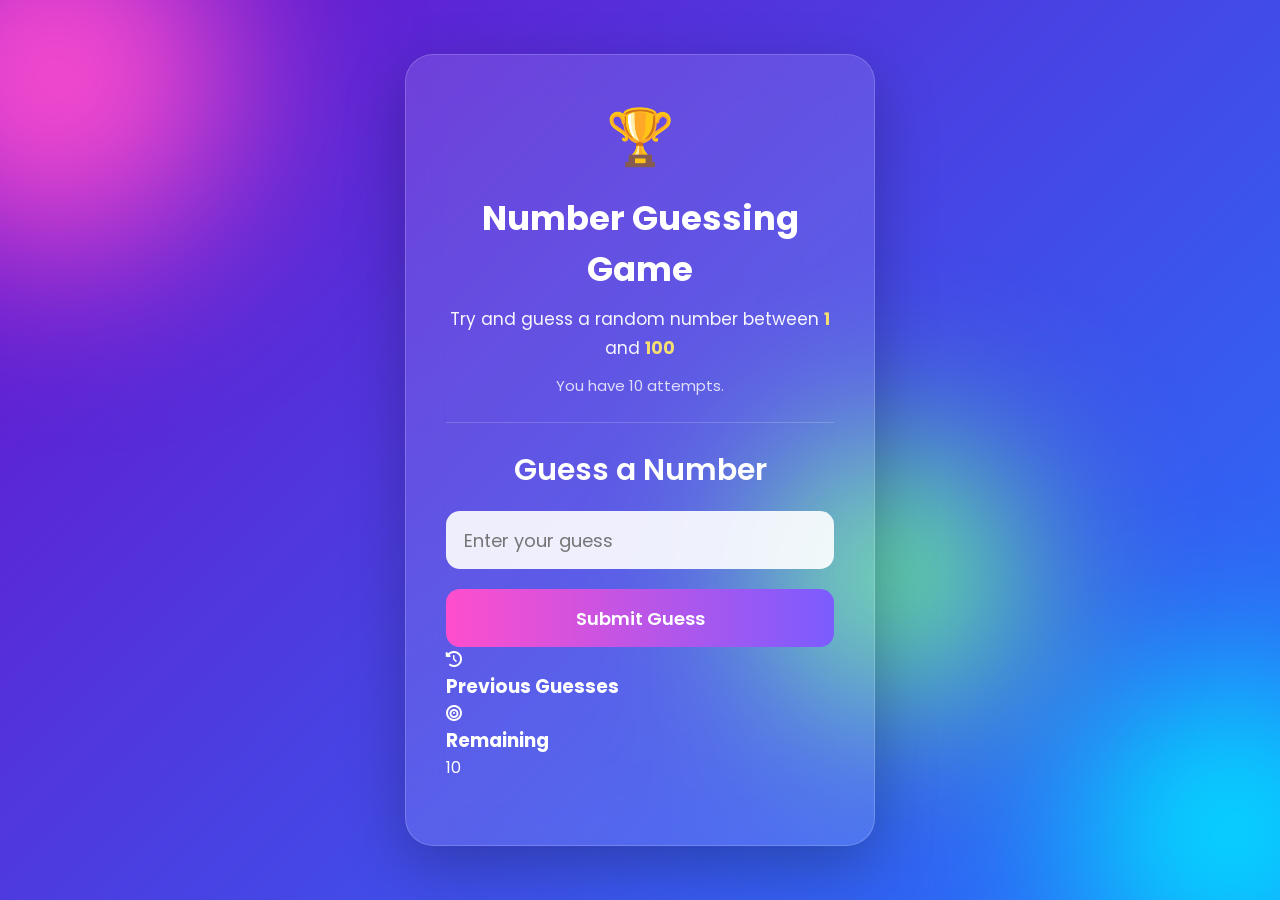
<file: Project/GuessTheNumber/index.html>
<!DOCTYPE html>
<html lang="en">

<head>
    <meta charset="UTF-8">
    <meta name="viewport" content="width=device-width, initial-scale=1.0">

    <title>Number Guessing Game</title>

    <link rel="stylesheet" href="style.css">

    <link href="https://fonts.googleapis.com/css2?family=Poppins:wght@300;400;500;600;700&display=swap"
        rel="stylesheet">

    <link rel="stylesheet" href="https://cdnjs.cloudflare.com/ajax/libs/font-awesome/6.7.2/css/all.min.css">
</head>

<body>

    <div class="background">
        <div class="circle c1"></div>
        <div class="circle c2"></div>
        <div class="circle c3"></div>
    </div>

    <div class="wrapper">

        <div class="icon">🏆 </div>

        <h1>Number Guessing Game</h1>

        <p class="description">
            Try and guess a random number between
            <span>1</span> and
            <span>100</span>
        </p>

        <p class="attempt">
            You have
            <span>10</span>
            attempts.
        </p>

        <hr>

        <label id="guess">Guess a Number</label>

        <input type="number" id="guessField" placeholder="Enter your guess">

        <input type="submit" id="subt" value="Submit Guess">

        <div class="resultParas">

            <div class="card">

                <i class="fa-solid fa-clock-rotate-left"></i>

                <div>
                    <h3>Previous Guesses</h3>
                    <p class="guesses"></p>
                </div>

            </div>

            <div class="card">

                <i class="fa-solid fa-bullseye"></i>

                <div>
                    <h3>Remaining</h3>
                    <p>
                        <span class="lastResult">10</span>
                    </p>
                </div>

            </div>

        </div>

        <div class="lowOrHi"><h1></h1></div>
        <div class="newGame"></div>

    </div>

    <script src="script.js"></script>

</body>

</html>
</file>
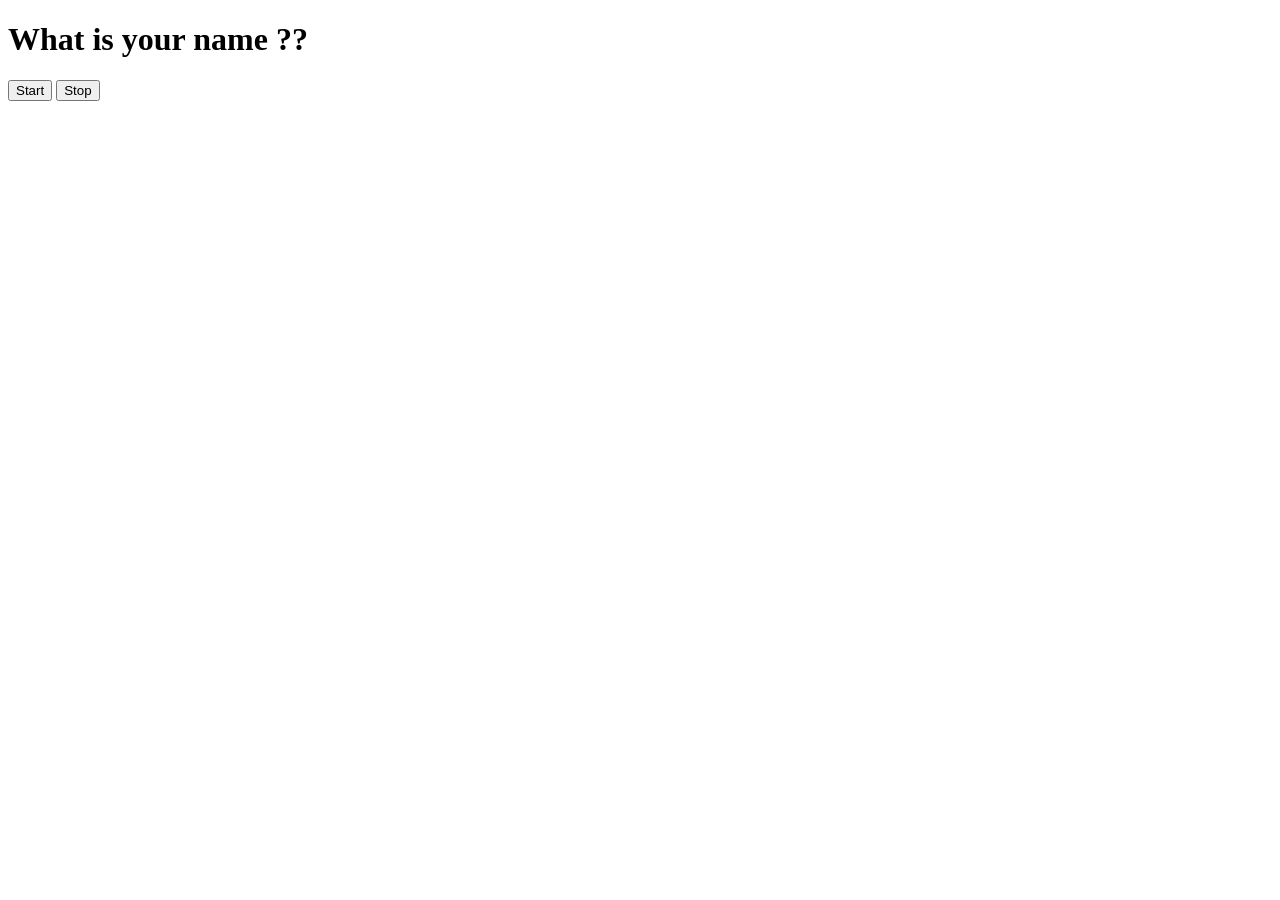
<file: Async/async2.html>
<!DOCTYPE html>
<html lang="en">

<head>
    <meta charset="UTF-8">
    <meta name="viewport" content="width=device-width, initial-scale=1.0">
    <title>ASync</title>
</head>

<body>

    <h1>What is your name ??</h1>


    <button class="start">Start</button>
    <button class="stop">Stop</button>


    <script>

        const name = function () {
            document.querySelector("h1").innerHTML = "My name is Rikesh kumar.My College is Runta college";
        }


        const stop = setTimeout(name, 4000);

  // stooped when i click button
        const button = document.querySelector(".stop").addEventListener('click', function () {

            const clear = clearTimeout(stop);
            console.log("Stopped");


        })



    </script>
</body>

</html>
</file>
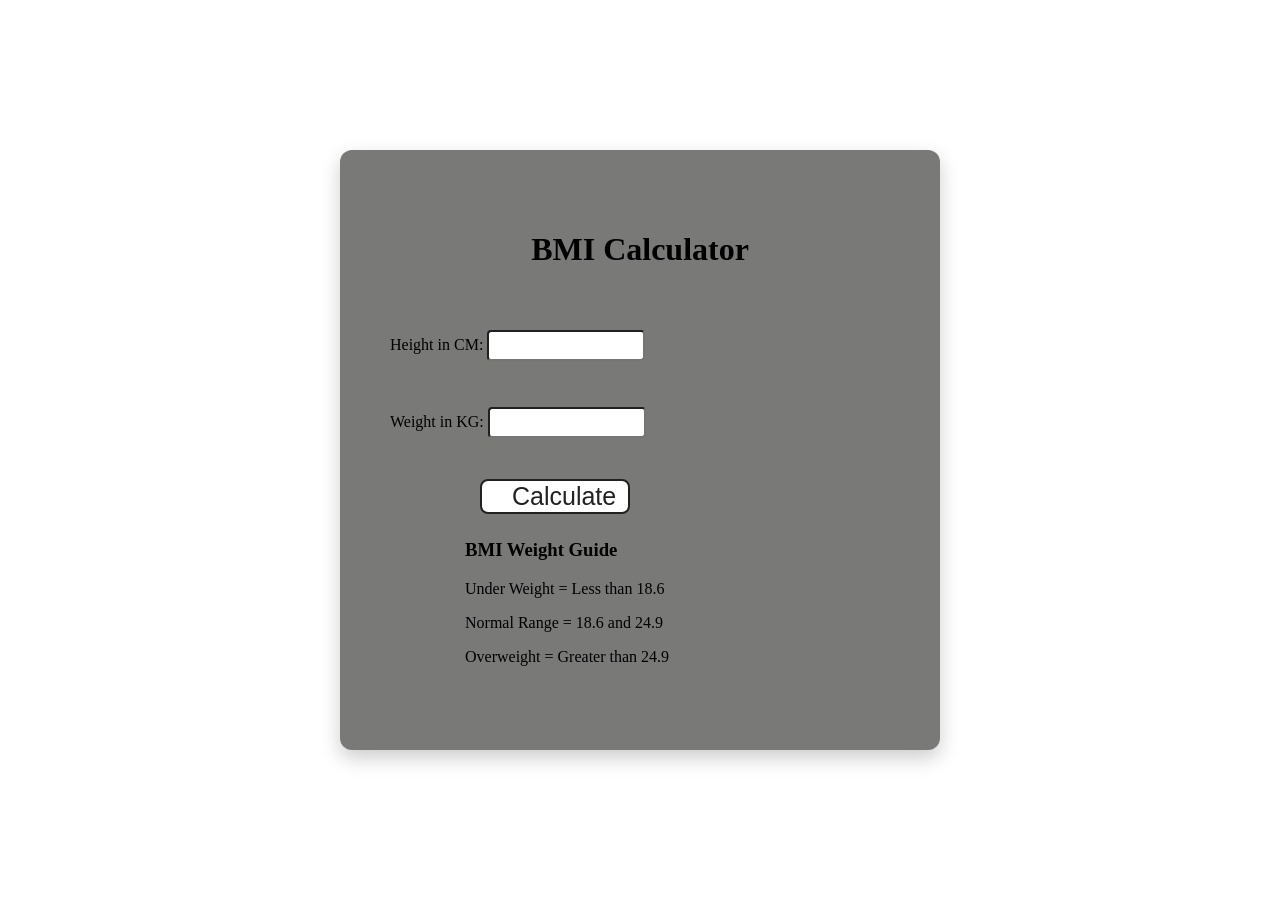
<file: Project/BMI Generator/bmiGenerater.html>
<!DOCTYPE html>
<html lang="en">
  <head>
    <meta charset="UTF-8" />
    <meta name="viewport" content="width=device-width, initial-scale=1.0" />
    <meta http-equiv="X-UA-Compatible" content="ie=edge" />
    <link rel="stylesheet" href="style.css" />
   
    <title>BMI Calculator</title>
  </head>
  <body>
   
    <div class="container">
      <h1>BMI Calculator</h1>
      <form>
        <p><label>Height in CM: </label><input type="text" id="height" /></p>
        <p><label>Weight in KG: </label><input type="text" id="weight" /></p>
        <button>Calculate</button>
        <div id="results"></div>
        <div id="weight-guide">
          <h3>BMI Weight Guide</h3>
          <p>Under Weight = Less than 18.6</p>
          <p>Normal Range = 18.6 and 24.9</p>
          <p>Overweight = Greater than 24.9</p>
        </div>
      </form>
    </div>
  </body>
  <script src="script.js"></script>
</html>
</file>
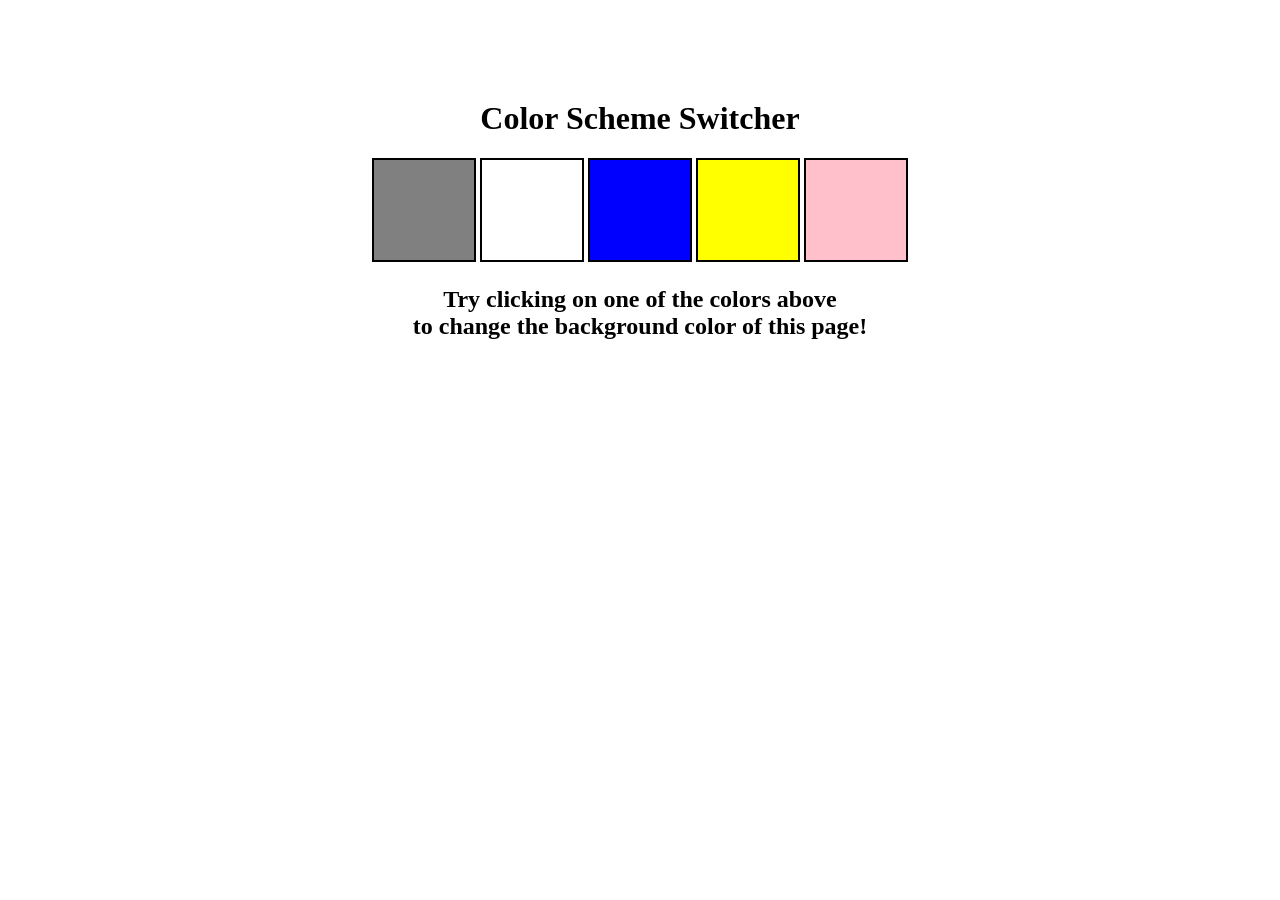
<file: Project/ColorChanger/colorchanger.html>
<!doctype html>
<html lang="en">
  <head>
    <meta charset="UTF-8" />
    <meta name="viewport" content="width=device-width, initial-scale=1.0" />
    <meta http-equiv="X-UA-Compatible" content="ie=edge" />
    <link rel="stylesheet" href="style.css" />

    <title>JavaScript Background Color Switcher</title>
  </head>
  <body>
    <div class="canvas">
      <h1>Color Scheme Switcher</h1>
      <span class="button" id="grey"></span>
      <span class="button" id="white"></span>
      <span class="button" id="blue"></span>
      <span class="button" id="yellow"></span>
      <span class="button" id="pink"></span>
      <h2>
        Try clicking on one of the colors above
        <span>to change the background color of this page!</span>
      </h2>
    </div>
    <script src="script.js"></script>
  </body>
</html>
</file>
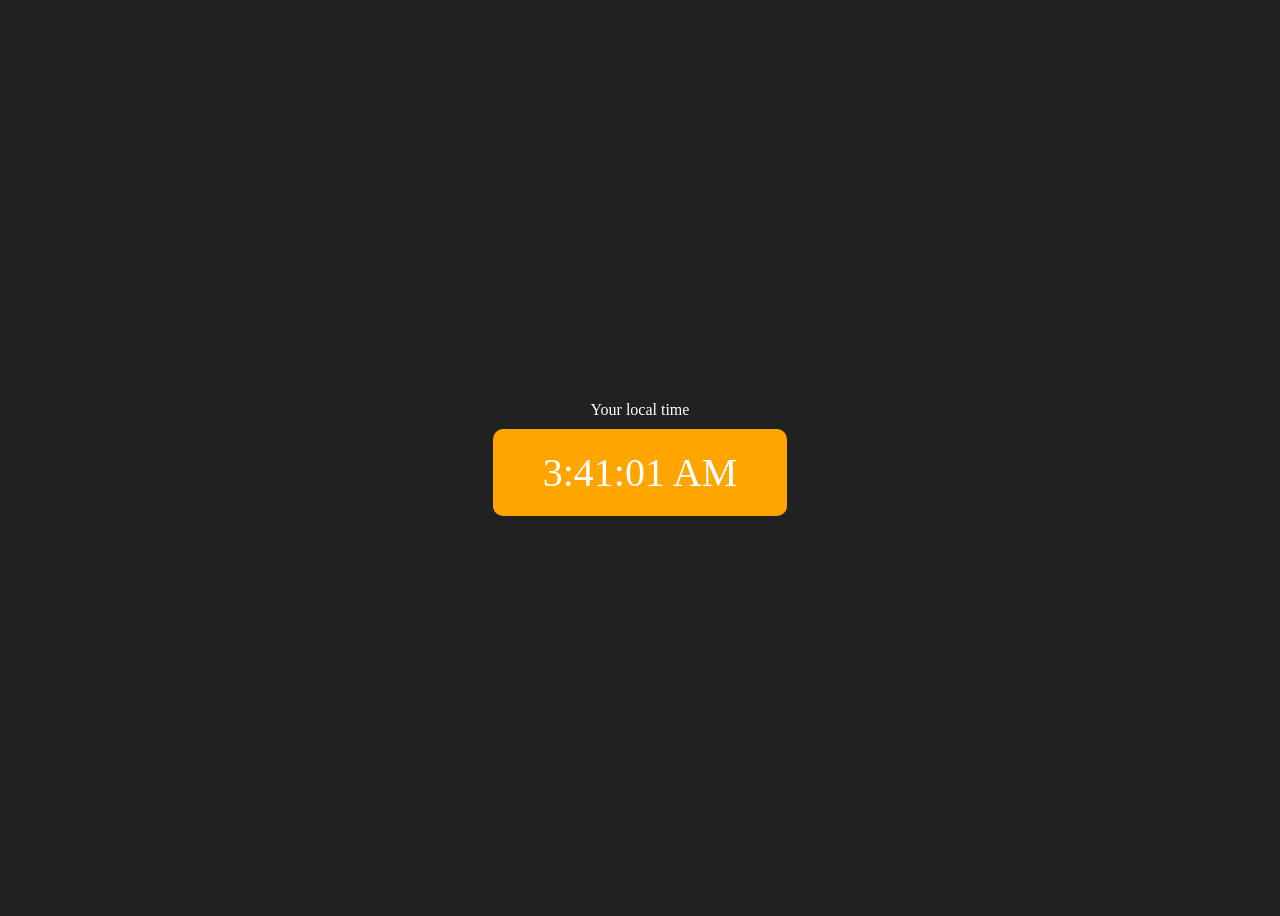
<file: Project/DigitalClock/digitalClock.html>
<!DOCTYPE html>
<html lang="en">
  <head>
    <meta charset="UTF-8" />
    <meta name="viewport" content="width=device-width, initial-scale=1.0" />
    <meta http-equiv="X-UA-Compatible" content="ie=edge" />
    
    <title>Your Local Time</title>
    <style>
      body {
        background-color: #212121;
        color: #fff;
      }
      .center {
        display: flex;
        height: 100vh;
        justify-content: center;
        align-items: center;
        flex-direction: column;
      }
      #clock {
        font-size: 40px;
        background-color: orange;
        padding: 20px 50px;
        margin-top: 10px;
        border-radius: 10px;
      }
    </style>
  </head>
  <body>
    <div class="center">
      <div id="banner"><span>Your local time</span></div>
      <div id="clock"></div>
    </div>
    <script src="script.js"></script>
  </body>
</html>
</file>
<file: Project/GuessTheNumber/style.css>
@import url('https://fonts.googleapis.com/css2?family=Poppins:wght@300;400;500;600;700&display=swap');

*{
    margin:0;
    padding:0;
    box-sizing:border-box;
    font-family:'Poppins',sans-serif;
}

body{
    min-height:100vh;
    display:flex;
    justify-content:center;
    align-items:center;
    overflow:hidden;
    background:linear-gradient(135deg,#6a11cb,#2575fc);
    position:relative;
}

/* ---------- Animated Background ---------- */

.background{
    position:absolute;
    width:100%;
    height:100%;
    overflow:hidden;
}

.circle{
    position:absolute;
    border-radius:50%;
    filter:blur(90px);
    animation:float 12s infinite alternate ease-in-out;
}

.c1{
    width:350px;
    height:350px;
    background:#ff4ecd;
    top:-100px;
    left:-120px;
}

.c2{
    width:300px;
    height:300px;
    background:#00e5ff;
    bottom:-80px;
    right:-100px;
}

.c3{
    width:250px;
    height:250px;
    background:#6eff8d;
    top:50%;
    left:60%;
}

@keyframes float{

0%{
transform:translateY(0px) translateX(0px);
}

100%{
transform:translateY(-40px) translateX(30px);
}

}

/* ---------- Glass Card ---------- */

.wrapper{

position:relative;

width:470px;

padding:40px;

background:rgba(255,255,255,.12);

border:1px solid rgba(255,255,255,.18);

backdrop-filter:blur(18px);

border-radius:28px;

box-shadow:
0 20px 60px rgba(0,0,0,.25);

color:white;

z-index:10;

animation:popup .6s ease;

}

@keyframes popup{

from{

opacity:0;

transform:scale(.8);

}

to{

opacity:1;

transform:scale(1);

}

}

.icon{

font-size:55px;

text-align:center;

margin-bottom:15px;

}

.wrapper h1{

text-align:center;

font-size:34px;

font-weight:700;

margin-bottom:10px;

}

.description{

text-align:center;

font-size:17px;

opacity:.95;

line-height:1.7;

}

.description span{

font-weight:700;

color:#ffe76a;

}

.attempt{

margin-top:12px;

text-align:center;

font-size:15px;

opacity:.8;

}

hr{

margin:25px 0;

border:none;

height:1px;

background:rgba(255,255,255,.18);

}
#guess{

display:block;

font-size:30px;

font-weight:600;

text-align:center;

margin-bottom:18px;

}

#guessField{

width:100%;

height:58px;

border:none;

outline:none;

border-radius:14px;

padding:18px;

font-size:18px;

background:rgba(255,255,255,.9);

color:#222;

transition:.3s;

}

#guessField:focus{

transform:scale(1.02);

box-shadow:0 0 18px rgba(255,255,255,.45);

}

#subt{

margin-top:20px;

width:100%;

height:58px;

border:none;

border-radius:14px;

font-size:18px;

font-weight:600;

cursor:pointer;

background:linear-gradient(90deg,#ff4ecd,#7b5cff);

color:white;

transition:.35s;

}

#subt:hover{

transform:translateY(-3px);

box-shadow:0 15px 30px rgba(0,0,0,.25);

}

#subt:active{

transform:scale(.98);

}
.newGame{
    margin-top:25px;
    display:flex;
    justify-content:center;
}

.button{
    background:linear-gradient(135deg,#ff4d79,#7b61ff);
    color:white;
    padding:14px 28px;
    border-radius:12px;
    cursor:pointer;
    transition:.3s;
    box-shadow:0 10px 25px rgba(0,0,0,.25);
}

.button:hover{
    transform:translateY(-3px);
}
</file>
<file: Project/BMI Generator/style.css>
body {
    display: flex;
    justify-content: center;
    align-items: center;
    min-height: 100vh;
    margin: 0;
}

.container {
  width: 500px;
  height: 500px;
  align-items: center;
  justify-content: center;
  border-radius: 12px;
  background-color: #797978;
  padding: 50px;
  box-shadow: 0 8px 20px rgba(0,0,0,0.2);
}
#height,
#weight {
  width: 150px;
  height: 25px;
  margin-top: 30px;
}

#weight-guide {
  margin-left: 75px;
  margin-top: 25px;
}

#results {
  font-size: 35px;
  margin-left: 90px;
  margin-top: 20px;
  color: rgb(241, 241, 241);
}

button {
  width: 150px;
  height: 35px;
  margin-left: 90px;
  margin-top: 25px;
  background-color: #fff;
  padding: 1px 30px;
  border-radius: 8px;
  color: #212121;
  text-decoration: none;
  border: 2px solid #212121;
  cursor: pointer;transition: 0.3s;

  font-size: 25px;
}

h1 {
padding: 10px;
display: flex;
justify-content: center;
  
}
button:hover {
    background-color: #121212;
    color: white;
}
input{
    border-radius: 4px;
}
</file>
<file: Project/ColorChanger/style.css>
html {
  margin: 0%;
  padding: 0%;
}

span {
  display: block;
}
.canvas {
  margin: 100px auto 100px;
  width: 80%;
  text-align: center;
}

.button {
  width: 100px;
  height: 100px;
  border: solid black 2px;
  display: inline-block;
}

#grey {
  background: grey;
}

#white {
  background: white;
}
#blue {
  background: blue;
}
#yellow {
  background: yellow;
}
#pink{
    background: pink;
}
</file>
